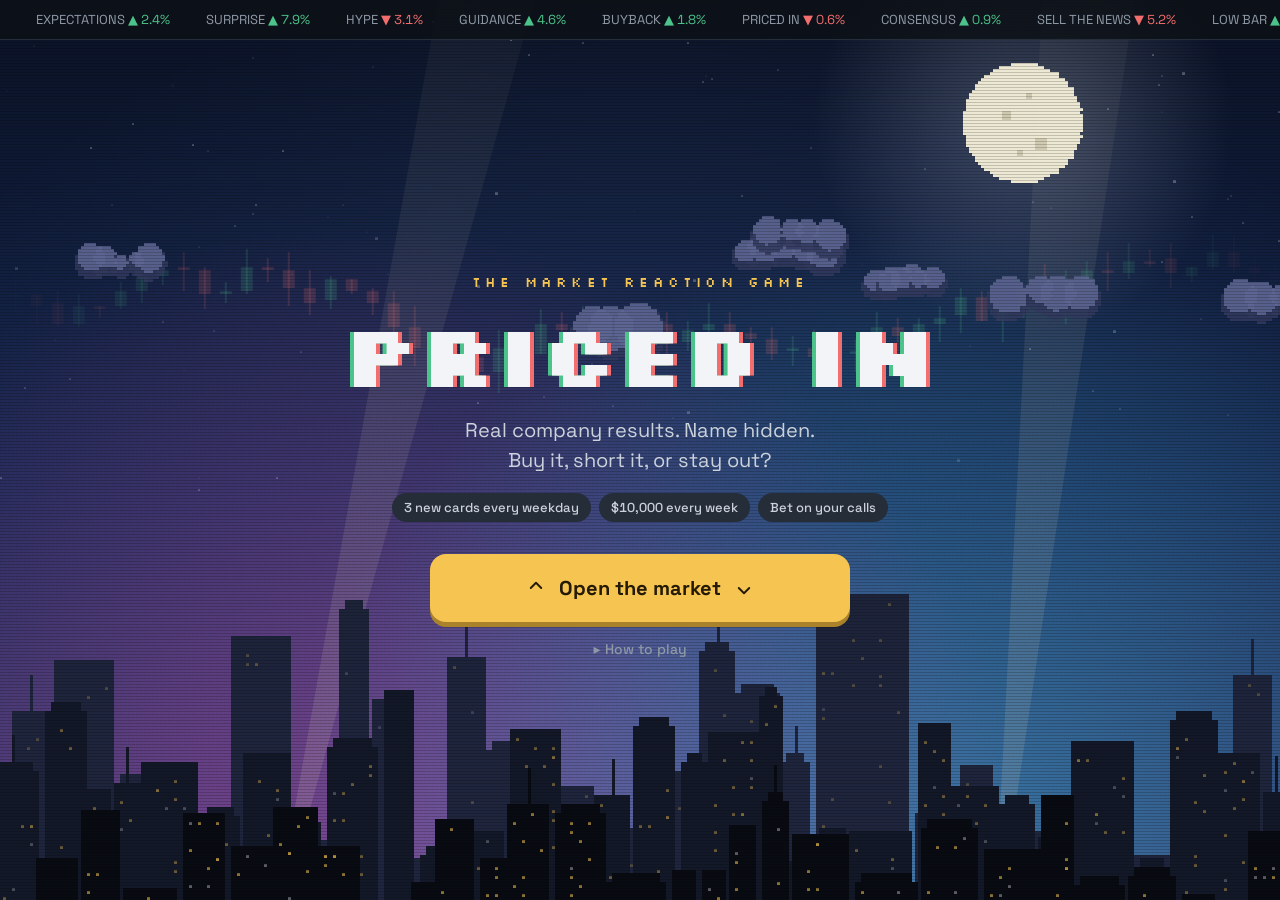
<file: index.html>
<!DOCTYPE html>
<html lang="en">
<head>
    <meta charset="UTF-8">
    <meta name="viewport" content="width=device-width, initial-scale=1.0">
    <title>Priced In</title>
    <meta name="description" content="Real company results, name hidden. Buy it, short it or stay out, then see how the market really reacted. 3 new cards every weekday.">
    <link rel="icon" href="favicon.svg" type="image/svg+xml">
    <link rel="apple-touch-icon" href="apple-touch-icon.png">
    <meta name="theme-color" content="#12161D">

    <!-- Link previews (WhatsApp, iMessage, Discord, X, LinkedIn...). Image URLs must be full addresses. -->
    <meta property="og:type" content="website">
    <meta property="og:site_name" content="Priced In">
    <meta property="og:title" content="Priced In: the market reaction game">
    <meta property="og:description" content="Real company results, name hidden. Buy it, short it or stay out?">
    <meta property="og:url" content="https://pricedin.day/">
    <meta property="og:image" content="https://pricedin.day/og-image.jpg">
    <meta property="og:image:width" content="1200">
    <meta property="og:image:height" content="630">
    <meta property="og:image:alt" content="Priced In, a pixel-art title over a night-time city skyline">
    <meta name="twitter:card" content="summary_large_image">
    <link rel="preconnect" href="https://fonts.googleapis.com">
    <link rel="preconnect" href="https://fonts.gstatic.com" crossorigin>
    <link href="https://fonts.googleapis.com/css2?family=Space+Grotesk:wght@400;500;600;700&family=JetBrains+Mono:wght@500;700;800&family=Silkscreen:wght@400;700&display=swap" rel="stylesheet">
    <link rel="stylesheet" href="style.css">
</head>
<body>
    <!-- The gold price line that keeps drawing itself behind everything -->
    <canvas id="bg-chart" class="bg-chart" aria-hidden="true"></canvas>

    <!-- ============ HOME ============ -->
    <div id="home" class="home">
        <div class="tape" aria-hidden="true">
            <div id="tape-track" class="tape-track"></div>
        </div>

        <div class="home-inner">
            <p class="home-kicker">The market reaction game</p>
            <h1 class="home-title">Priced In</h1>
            <p class="home-sub">Real company results. Name hidden.<br>Buy it, short it, or stay out?</p>

            <div class="home-chips">
                <span id="home-cards"></span>
                <span>$10,000 every week</span>
                <span>Bet on your calls</span>
            </div>

            <button id="btn-start" class="btn-start">
                <svg width="18" height="18" viewBox="0 0 24 24" fill="none" stroke="currentColor" stroke-width="2.5" stroke-linecap="round" stroke-linejoin="round" aria-hidden="true"><path d="M5 12l7-7 7 7"></path></svg>
                Open the market
                <svg width="18" height="18" viewBox="0 0 24 24" fill="none" stroke="currentColor" stroke-width="2.5" stroke-linecap="round" stroke-linejoin="round" aria-hidden="true"><path d="M19 12l-7 7-7-7"></path></svg>
            </button>

            <details class="howto">
                <summary>How to play</summary>
                <ol>
                    <li>Each card is a real company's results day, with the name hidden.</li>
                    <li>Read what investors expected, what the company reported and what else it announced.</li>
                    <li>Before the results come out, <strong>buy</strong> (you make money if the price rises), <strong>short</strong> (you make money if it falls) or stay out. Put 10%, 25% or 50% of your portfolio on it.</li>
                    <li>The next morning the market opens. Take your profit or loss <strong>at the open</strong>, or <strong>hold to the close</strong>. Your profit or loss is the real price move on your position.</li>
                    <li>Three new cards every weekday. Your portfolio carries over from day to day and starts again at $10,000 every Monday.</li>
                    <li>Climb the tower: your balance decides your level. You start in the Lobby with $10,000; reach $11,000 for the Trading floor, then $12,500, $15,000, $20,000 and $25,000 for the Rooftop. Drop below $10,000 and you're out on the street. The higher you go, the fancier it gets.</li>
                    <li>The catch: good news doesn't always mean up. Prices move on <em>surprise</em>, not on whether the news sounds good.</li>
                </ol>
            </details>

            <p id="home-stats" class="home-stats"></p>
        </div>
    </div>

    <!-- ============ GAME ============ -->
    <div id="app" class="app" hidden>

        <!-- HUD: home button, portfolio, progress, return -->
        <header class="hud">
            <button id="btn-home" class="hud-home" aria-label="Back to the menu">
                <svg width="20" height="20" viewBox="0 0 22 22" fill="none" stroke="currentColor" stroke-width="2" stroke-linecap="round" stroke-linejoin="round" aria-hidden="true"><path d="M2 16 L8 10 L12 13 L20 4"></path><path d="M15 4 H20 V9"></path></svg>
            </button>

            <div class="hud-box">
                <span class="hud-label">Portfolio</span>
                <span id="portfolio" class="hud-value gold"></span>
            </div>

            <div class="hud-progress">
                <div id="squares" class="squares" aria-hidden="true"></div>
                <span id="progress" class="hud-label"></span>
                <!-- Elevator display: which floor of the tower you're on -->
                <div id="floor" class="floor" role="status"></div>
            </div>

            <div class="hud-box hud-right">
                <span class="hud-label">Return</span>
                <span id="return" class="hud-value"></span>
            </div>

            <!-- Phones and tablets: the balance you need for the next level (laptops get the scale) -->
            <p id="next-level" class="next-level"></p>
        </header>

        <!-- Laptops: the tower down the left side, each level with the balance it needs,
             and a marker at your balance -->
        <aside id="tower" class="tower" aria-label="The tower: the balance each level needs">
            <p class="tower-title">The tower</p>
            <div id="tower-levels" class="tower-levels"></div>
        </aside>

        <main class="stage">

            <!-- The card: one panel in the middle of the screen -->
            <section id="card" class="panel-main screen">
                <p id="when" class="kicker"></p>
                <h1 id="disguise" class="headline"></h1>
                <p id="mood" class="body-text"></p>

                <table id="rows" class="rows"></table>

                <div class="clue">
                    <span class="label gold">Also announced</span>
                    <p id="other-news"></p>
                </div>

                <div class="chart-range" data-chart="card-chart" role="group" aria-label="Chart range">
                    <button data-days="10">2W</button>
                    <button data-days="21">1M</button>
                    <button data-days="all">3M</button>
                </div>
                <div id="card-chart" class="chart"></div>
                <p id="card-chart-note" class="note"></p>

                <p class="panel-foot">▼ prices move on surprise ▼</p>
            </section>

            <!-- The market opens the morning after the results -->
            <section id="open" class="panel-main screen" hidden aria-live="polite">
                <p id="open-when" class="kicker"></p>
                <h1 id="open-move" class="headline"></h1>
                <div id="open-chart" class="chart"></div>
                <p id="open-text" class="body-text"></p>
            </section>

            <!-- The reveal -->
            <section id="reveal" class="panel-main screen" hidden aria-live="polite">
                <p id="reveal-when" class="kicker fade-up"></p>
                <h1 id="company" class="headline fade-up d1"></h1>

                <div class="move-line">
                    <span id="move" class="move-number"></span>
                    <span class="muted">next day</span>
                </div>
                <div class="chart-range" data-chart="chart" role="group" aria-label="Chart range">
                    <button data-days="10">2W</button>
                    <button data-days="21">1M</button>
                    <button data-days="all">3M</button>
                </div>
                <div id="chart" class="chart"></div>
                <p id="chart-note" class="note"></p>

                <div class="stats fade-up d2">
                    <div class="stat">
                        <span class="label">Position</span>
                        <span id="verdict-dir" class="stat-value"></span>
                    </div>
                    <div class="stat">
                        <span class="label">Exit</span>
                        <span id="verdict-size" class="stat-value"></span>
                    </div>
                    <div class="stat">
                        <span class="label">Your P&amp;L</span>
                        <span id="pnl" class="stat-value"></span>
                    </div>
                </div>
                <p id="pnl-detail" class="note fade-up d2"></p>

                <div class="why fade-up d3">
                    <p id="why" class="body-text"></p>
                    <div class="why-foot">
                        <span id="tag" class="tag"></span>
                        <a id="source" class="source" target="_blank" rel="noopener">Source ↗</a>
                    </div>
                </div>
            </section>

            <!-- End of the round -->
            <section id="results" class="panel-main screen results" hidden>
                <p class="kicker fade-up">Market closed</p>
                <h1 id="final-score" class="headline big fade-up d1"></h1>
                <p id="final-line" class="body-text fade-up d1"></p>
                <div id="grid" class="grid fade-up d2"></div>
                <p id="stats" class="note fade-up d3"></p>
            </section>

            <!-- Today: the daily cards -->
            <section id="today" class="panel-main screen" hidden>
                <p id="today-kicker" class="kicker"></p>
                <h1 id="today-title" class="headline"></h1>
                <div id="today-countdown" class="countdown" hidden>
                    <span id="countdown-label" class="label"></span>
                    <div id="countdown-tiles" class="countdown-tiles"></div>
                </div>
                <p id="today-text" class="body-text"></p>
                <div id="today-grid" class="teasers"></div>
                <div id="today-week" class="week-days week-strip"></div>
                <div class="hub-actions">
                    <button id="btn-today" class="btn btn-gold"></button>
                </div>
                <p id="today-note" class="note"></p>
            </section>

            <!-- Week: calendar, graph and stats for this week -->
            <section id="week" class="panel-main screen" hidden>
                <p id="week-kicker" class="kicker"></p>
                <div class="week-total">
                    <span id="week-pnl" class="headline"></span>
                    <span id="week-balance" class="muted"></span>
                </div>
                <div id="week-days" class="week-days"></div>
                <div id="week-chart" class="chart"></div>
                <p id="week-note" class="note"></p>
                <div id="week-stats" class="stats week-stats"></div>
                <p id="week-compare" class="body-text"></p>
                <div id="past-weeks" class="past-weeks"></div>
            </section>

            <!-- Practice: every card in one round -->
            <section id="practice" class="panel-main screen" hidden>
                <p class="kicker">Practice</p>
                <h1 class="headline">Play every card</h1>
                <p id="practice-text" class="body-text"></p>
                <div class="hub-actions">
                    <button id="btn-practice" class="btn btn-gold">Start practice</button>
                </div>
            </section>

            <!-- Shown if puzzles.json can't be loaded -->
            <section id="error" class="panel-main screen" hidden>
                <h1 class="headline">Couldn't load the puzzles</h1>
                <p class="body-text">If you opened index.html straight from your files, run <code>python3 -m http.server</code> in the project folder and open localhost:8000 instead.</p>
            </section>
        </main>

        <!-- Bottom bar: the question and the buttons for the current step -->
        <footer class="actions">
            <div id="dir-buttons" class="step">
                <p class="hint">The results are out tonight. What's your trade?</p>
                <div class="btn-row">
                    <button id="btn-up" class="btn btn-up">
                        <svg width="18" height="18" viewBox="0 0 24 24" fill="none" stroke="currentColor" stroke-width="2.5" stroke-linecap="round" stroke-linejoin="round" aria-hidden="true"><path d="M12 19V5"></path><path d="M5 12l7-7 7 7"></path></svg>
                        Buy
                    </button>
                    <button id="btn-down" class="btn btn-down">
                        <svg width="18" height="18" viewBox="0 0 24 24" fill="none" stroke="currentColor" stroke-width="2.5" stroke-linecap="round" stroke-linejoin="round" aria-hidden="true"><path d="M12 5v14"></path><path d="M19 12l-7 7-7-7"></path></svg>
                        Short
                    </button>
                    <button id="btn-out" class="btn btn-narrow">Stay out</button>
                </div>
                <p class="hint small">You trade at today's close, the last candle. Buy: you make money if the price rises from there. Short: you make money if it falls.</p>
            </div>

            <div id="stake-buttons" class="step" hidden>
                <p class="hint">You chose to <strong id="picked-2"></strong>. How much of your portfolio?</p>
                <div class="btn-row">
                    <button id="btn-low" class="btn">Low<span id="amt-low"></span></button>
                    <button id="btn-mid" class="btn">Medium<span id="amt-mid"></span></button>
                    <button id="btn-high" class="btn">High<span id="amt-high"></span></button>
                </div>
            </div>

            <div id="exit-buttons" class="step" hidden>
                <p class="hint">Take it now, or hold until the market closes?</p>
                <div class="btn-row">
                    <button id="btn-exit-open" class="btn">Exit at the open<span id="exit-open-pnl"></span></button>
                    <button id="btn-exit-close" class="btn">Hold to the close<span>see where it ends</span></button>
                </div>
            </div>

            <div id="next-step" class="step" hidden>
                <div class="btn-row">
                    <button id="btn-next" class="btn btn-gold">Next card</button>
                </div>
            </div>

            <nav id="tab-bar" class="step" hidden aria-label="Menu">
                <div class="tab-row">
                    <button id="tab-today" class="tab">
                        <svg width="22" height="22" viewBox="0 0 24 24" fill="none" stroke="currentColor" stroke-width="2" stroke-linecap="round" stroke-linejoin="round" aria-hidden="true"><rect x="3" y="5" width="18" height="16" rx="3"></rect><path d="M3 10h18M8 3v4M16 3v4"></path></svg>
                        Today
                    </button>
                    <button id="tab-week" class="tab">
                        <svg width="22" height="22" viewBox="0 0 24 24" fill="none" stroke="currentColor" stroke-width="2" stroke-linecap="round" stroke-linejoin="round" aria-hidden="true"><path d="M3 17l6-6 4 4 8-8"></path><path d="M15 7h6v6"></path></svg>
                        Week
                    </button>
                    <button id="tab-practice" class="tab">
                        <svg width="22" height="22" viewBox="0 0 24 24" fill="none" stroke="currentColor" stroke-width="2" stroke-linecap="round" stroke-linejoin="round" aria-hidden="true"><path d="M4 4v16M4 4h11l-2 4 2 4H4"></path></svg>
                        Practice
                    </button>
                </div>
            </nav>

            <div id="end-step" class="step" hidden>
                <div class="btn-row">
                    <button id="btn-share" class="btn btn-gold">Share result</button>
                    <button id="btn-replay" class="btn btn-narrow">Play again</button>
                </div>
            </div>
        </footer>
    </div>

    <!-- Full-screen colour flash on the reveal -->
    <div id="flash" class="flash" aria-hidden="true"></div>

    <!-- Banner when you reach a new level of the tower -->
    <div id="floor-toast" class="floor-toast" aria-live="polite"></div>

    <script src="game.js"></script>
</body>
</html>
</file>
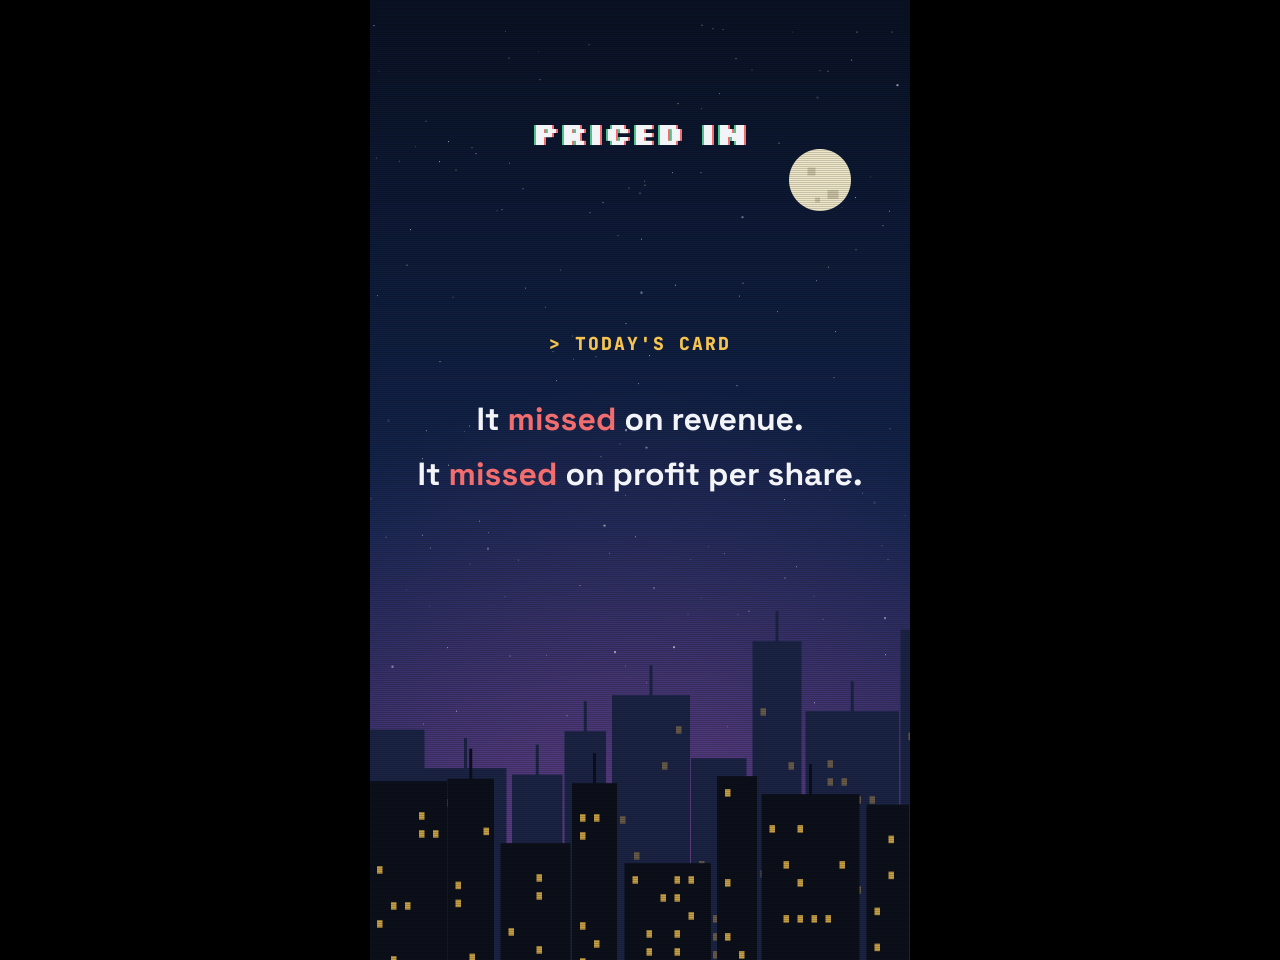
<file: tools/reels/reel.html>
<!DOCTYPE html>
<html lang="en">
<head>
<meta charset="UTF-8">
<title>Priced In reel</title>
<link href="https://fonts.googleapis.com/css2?family=Space+Grotesk:wght@500;700&family=JetBrains+Mono:wght@700;800&family=Silkscreen:wght@400;700&display=swap" rel="stylesheet">
<style>
    html, body { margin: 0; background: #000; }
    canvas { display: block; width: 540px; height: 960px; margin: 0 auto; }
</style>
</head>
<body>
<canvas id="c" width="1080" height="1920"></canvas>
<script>
// Draws a vertical reel (1080x1920). ?mode=teaser|reveal|full&id=10 for one card, or
// ?mode=list&list=beat-fell|jumps&played=15 for a top 5. ?t=4.5 shows one frame,
// and record() plays it in real time and returns the video. make-reel.mjs drives it.
// Not part of the game: the site never links here.

const W = 1080, H = 1920;
const C = {
    panel: "rgba(20, 25, 33, 0.9)", border: "#2C3541", text: "#F2F4F7", soft: "#CBD2DB", muted: "#8F99A6",
    gold: "#F5C451", up: "#4CC38A", down: "#F26D6D", upBg: "#183327", downBg: "#3A1D20"
};
const F = { font: '"Space Grotesk", sans-serif', num: '"JetBrains Mono", monospace', pixel: '"Silkscreen", monospace' };

const params = new URLSearchParams(location.search);
const ctx = document.getElementById("c").getContext("2d");
let P, city, scan;

// ---------- Helpers ----------
const clamp = (x, a = 0, b = 1) => Math.max(a, Math.min(b, x));
const ease = x => 1 - Math.pow(1 - clamp(x), 3);
const prog = (t, start, dur) => ease((t - start) / dur);
// 0 → 1 → 0 across a scene: fades in at the start, out at the end
function vis(t, a, b) {
    if (t < a || t > b) return 0;
    return Math.min(ease((t - a) / 0.35), clamp((b - t) / 0.3));
}

function font(size, family = F.font, weight = 700) { return `${weight} ${size}px ${family}`; }

function text(s, x, y, { size = 48, family = F.font, weight = 700, color = C.text, align = "left", alpha = 1, spacing = 0 } = {}) {
    if (alpha <= 0) return;
    ctx.save();
    ctx.globalAlpha *= alpha;
    ctx.font = font(size, family, weight);
    ctx.fillStyle = color;
    ctx.textAlign = align;
    ctx.letterSpacing = spacing + "px";
    ctx.fillText(s, x, y);
    ctx.restore();
}

// Text in coloured pieces, centred: [["It ", white], ["missed", red], ...]
function pieces(parts, cx, y, size, alpha) {
    ctx.save();
    ctx.globalAlpha *= alpha;
    ctx.font = font(size);
    const total = parts.reduce((w, [s]) => w + ctx.measureText(s).width, 0);
    let x = cx - total / 2;
    for (const [s, color] of parts) {
        ctx.fillStyle = color;
        ctx.fillText(s, x, y);
        x += ctx.measureText(s).width;
    }
    ctx.restore();
}

function wrap(s, maxW, size, family = F.font, weight = 500) {
    ctx.save();
    ctx.font = font(size, family, weight);
    const lines = [];
    let line = "";
    for (const w of s.split(" ")) {
        const next = line ? line + " " + w : w;
        if (ctx.measureText(next).width > maxW && line) { lines.push(line); line = w; }
        else line = next;
    }
    if (line) lines.push(line);
    ctx.restore();
    return lines;
}

function panel(x, y, w, h, alpha = 1) {
    ctx.save();
    ctx.globalAlpha *= alpha;
    ctx.beginPath();
    ctx.roundRect(x, y, w, h, 28);
    ctx.fillStyle = C.panel;
    ctx.fill();
    ctx.lineWidth = 3;
    ctx.strokeStyle = C.border;
    ctx.stroke();
    ctx.restore();
}

// The home title: white with a green/red offset
function pixelTitle(s, cx, y, size, alpha) {
    const off = Math.max(3, size / 16);
    text(s, cx + off, y, { size, family: F.pixel, color: C.down, align: "center", alpha });
    text(s, cx - off, y, { size, family: F.pixel, color: C.up, align: "center", alpha });
    text(s, cx, y, { size, family: F.pixel, color: C.text, align: "center", alpha });
}

function rowName(label) {
    const name = label.replace(/\s*\(.*?\)$/, "");
    return /^EPS/.test(name) ? "profit per share" : name.charAt(0).toLowerCase() + name.slice(1);
}

function fmt(v, label) {
    if (label.includes("($bn)")) return "$" + v + "bn";
    if (label.includes("($m)")) return "$" + v + "m";
    if (label.includes("($)")) return "$" + v;
    if (label.includes("(%)")) return v + "%";
    return String(v);
}

// ---------- Background: night sky, city, scanlines ----------
function rng(seed) { return () => (seed = (seed * 16807) % 2147483647) / 2147483647; }

function buildCity() {
    const c = document.createElement("canvas");
    c.width = W; c.height = H;
    const g = c.getContext("2d");
    const r = rng(11);
    for (let i = 0; i < 150; i++) {
        g.fillStyle = `rgba(255,255,255,${0.15 + r() * 0.5})`;
        const s = r() < 0.12 ? 4 : 2;
        g.fillRect(Math.floor(r() * W), Math.floor(r() * H * 0.75), s, s);
    }
    const rows = [
        { col: "#1c2446", min: 330, max: 700, lit: 0.12, win: "rgba(245,196,81,0.35)" },
        { col: "#0c101b", min: 170, max: 430, lit: 0.2, win: "rgba(245,196,81,0.8)" }
    ];
    for (const row of rows) {
        let x = -30;
        while (x < W) {
            const w = 80 + Math.floor(r() * 120), h = row.min + Math.floor(r() * (row.max - row.min)), top = H - h;
            g.fillStyle = row.col;
            g.fillRect(x, top, w, h);
            if (r() < 0.3) g.fillRect(x + w / 2 - 3, top - 60, 6, 60);
            for (let wy = top + 26; wy < H - 20; wy += 36)
                for (let wx = x + 16; wx < x + w - 18; wx += 28)
                    if (r() < row.lit) { g.fillStyle = row.win; g.fillRect(wx, wy, 11, 15); }
            x += w + Math.floor(r() * 16);
        }
    }
    return c;
}

function buildScan() {
    const c = document.createElement("canvas");
    c.width = W; c.height = H;
    const g = c.getContext("2d");
    g.fillStyle = "rgba(0,0,0,0.16)";
    for (let y = 0; y < H; y += 4) g.fillRect(0, y, W, 2);
    return c;
}

function drawBg(t) {
    const sky = ctx.createLinearGradient(0, 0, 0, H);
    sky.addColorStop(0, "#0a1224");
    sky.addColorStop(0.55, "#142650");
    sky.addColorStop(1, "#3a3070");
    ctx.fillStyle = sky;
    ctx.fillRect(0, 0, W, H);
    const glow = ctx.createRadialGradient(W / 2, H, 60, W / 2, H, 1150);
    glow.addColorStop(0, "rgba(225,110,215,0.32)");
    glow.addColorStop(1, "rgba(225,110,215,0)");
    ctx.fillStyle = glow;
    ctx.fillRect(0, 0, W, H);
    // Moon
    ctx.fillStyle = "#EDE6C8";
    ctx.beginPath();
    ctx.arc(900, 360, 62, 0, Math.PI * 2);
    ctx.fill();
    ctx.fillStyle = "rgba(170,160,130,0.5)";
    ctx.fillRect(875, 335, 16, 16); ctx.fillRect(915, 380, 22, 18); ctx.fillRect(890, 395, 10, 10);
    // City drifts up a little over the reel
    ctx.drawImage(city, 0, 40 - t * 2);
    ctx.drawImage(scan, 0, 0);
}

// ---------- Chart ----------
function niceStep(range) {
    for (const s of [1, 2, 5, 10, 20, 25, 50, 100]) if (range / s <= 6) return s;
    return 200;
}

function drawChart(box, cs, grow, widen, alpha, showLabel = true) {
    if (alpha <= 0) return;
    ctx.save();
    ctx.globalAlpha *= alpha;
    panel(box.x, box.y, box.w, box.h);
    const pre = cs.slice(0, -1), last = cs[cs.length - 1];
    const base = pre[0][3], entry = pre[pre.length - 1][3];
    let lo = Math.min(...pre.map(c => c[2])), hi = Math.max(...pre.map(c => c[1]));
    // The scale only stretches to the last candle when it's revealed, so the empty space can't give it away
    lo += (Math.min(lo, last[2]) - lo) * widen;
    hi += (Math.max(hi, last[1]) - hi) * widen;
    const pad = (hi - lo) * 0.08;
    lo -= pad; hi += pad;
    const px = box.x + 36, pw = box.w - 190, py = box.y + 40, ph = box.h - 80;
    const Y = v => py + (hi - v) / (hi - lo) * ph;
    const step = pw / cs.length, bw = step * 0.62;

    // Gridlines in % since the first day shown
    const pctLo = (lo / base - 1) * 100, pctHi = (hi / base - 1) * 100;
    const s = niceStep(pctHi - pctLo);
    for (let p = Math.ceil(pctLo / s) * s; p <= pctHi; p += s) {
        const y = Y(base * (1 + p / 100));
        ctx.fillStyle = "rgba(143,153,166,0.18)";
        ctx.fillRect(px, y - 1, pw, 2);
        text((p > 0 ? "+" : "") + p + "%", box.x + box.w - 30, y + 10, { size: 28, family: F.num, color: C.muted, align: "right" });
    }

    const candle = (i, [o, h, l, c], glow) => {
        const x = px + i * step + step / 2, col = c >= o ? C.up : C.down;
        ctx.save();
        if (glow) { ctx.shadowColor = col; ctx.shadowBlur = 30; }
        ctx.fillStyle = col;
        ctx.fillRect(x - 2, Y(h), 4, Math.max(2, Y(l) - Y(h)));
        ctx.fillRect(x - bw / 2, Math.min(Y(o), Y(c)), bw, Math.max(4, Math.abs(Y(o) - Y(c))));
        ctx.restore();
    };
    pre.forEach((c, i) => candle(i, c));

    // Gold dashed line where the trade starts
    const ey = Y(entry);
    ctx.save();
    ctx.strokeStyle = C.gold;
    ctx.lineWidth = 3;
    ctx.setLineDash([14, 10]);
    ctx.beginPath();
    ctx.moveTo(px, ey);
    ctx.lineTo(px + pw, ey);
    ctx.stroke();
    ctx.restore();
    if (showLabel) {
        const label = grow > 0 ? "ENTRY" : "YOU TRADE HERE";
        ctx.font = font(26, F.num, 800);
        const lw = ctx.measureText(label).width + 28, ly = ey - (Y(lo) - ey < 90 ? -24 : 64);
        ctx.beginPath();
        ctx.roundRect(px + 10, ly, lw, 42, 8);
        ctx.fillStyle = "#12161D";
        ctx.fill();
        text(label, px + 24, ly + 30, { size: 26, family: F.num, weight: 800, color: C.gold });
    }

    // The reaction day grows out of the entry line
    if (grow > 0) {
        const g = v => entry + (v - entry) * grow;
        candle(cs.length - 1, [g(last[0]), g(last[1]), g(last[2]), g(last[3])], true);
    }
    ctx.restore();
}

// ---------- Formats ----------
// teaser: today's card, no answer. reveal: yesterday's card with the answer and why. full: both in one.
const PLANS = {
    teaser: { hook: [0, 3], card: [3, 10.6], chart: [10.6, 14.4], end: [14.4, 17.4], kicker: "> TODAY'S CARD", ask: "What did the stock do?", endKind: "comment" },
    reveal: { hook: [0, 2.6], card: [2.6, 8.2], chart: [8.2, 9.6], reveal: [9.6, 13.6], why: [13.6, 18.4], end: [18.4, 20.4], kicker: "> YESTERDAY'S CARD", ask: "Did you call it?" },
    full: { hook: [0, 3], card: [3, 10.6], chart: [10.6, 13.8], reveal: [13.8, 17.6], end: [17.6, 19.6], kicker: "> GUESS THE REACTION", ask: "What did the stock do?" }
};

// Lists use only cards that have been played (?played=N means the first N in puzzles.json)
const LISTS = {
    "beat-fell": {
        title: n => [[[n + " times a company", C.text]], [["beat", C.up], [" expectations", C.text]], [["and the stock ", C.text], ["fell", C.down]]],
        pick: cards => cards.filter(p => p.rows.every(r => r.actual > r.expected) && p.answer.movePct < 0)
            .sort((a, b) => b.answer.movePct - a.answer.movePct).slice(-5)
    },
    "jumps": {
        title: n => [[["The " + n + " biggest", C.text]], [["earnings-day ", C.text], ["jumps", C.up]], [["in the game", C.text]]],
        pick: cards => cards.filter(p => p.answer.movePct > 0)
            .sort((a, b) => a.answer.movePct - b.answer.movePct).slice(-5)
    }
};
const ITEM = 3.8;   // seconds per list entry

let MODE, PLAN, LIST, ITEMS, TOTAL;

function setup(all) {
    MODE = params.get("mode") || "teaser";
    if (MODE === "list") {
        const played = all.slice(0, Number(params.get("played") || all.length));
        LIST = LISTS[params.get("list") || "beat-fell"];
        ITEMS = LIST.pick(played);
        TOTAL = 3 + ITEMS.length * ITEM + 2.4;
    } else {
        PLAN = PLANS[MODE];
        P = all.find(p => p.id === Number(params.get("id") || 10));
        TOTAL = PLAN.end[1];
    }
}

function verdict(r) {
    return r.actual > r.expected ? ["beat", C.up] : r.actual < r.expected ? ["missed", C.down] : ["matched", C.soft];
}

// "Beat on revenue and profit per share" / "Beat on revenue, missed on profit per share"
function summary(p) {
    const parts = p.rows.slice(0, 2).map(r => verdict(r)[0] + " on " + rowName(r.label));
    const s = parts.length === 2 && parts[0].split(" on ")[0] === parts[1].split(" on ")[0]
        ? parts[0] + " and " + rowName(p.rows[1].label)
        : parts.join(", ");
    return s.charAt(0).toUpperCase() + s.slice(1);
}

function moveText(m) { return (m >= 0 ? "+" : "−") + Math.abs(m).toFixed(1) + "%"; }

function chip(label, cy, alpha) {
    if (alpha <= 0) return;
    ctx.font = font(34, F.num, 800);
    const w = ctx.measureText(label).width + 60;
    ctx.save();
    ctx.globalAlpha *= alpha;
    ctx.beginPath();
    ctx.roundRect(W / 2 - w / 2, cy - 45, w, 66, 33);
    ctx.fillStyle = "rgba(245,196,81,0.14)";
    ctx.fill();
    ctx.strokeStyle = C.gold;
    ctx.lineWidth = 3;
    ctx.stroke();
    ctx.restore();
    text(label, W / 2, cy, { size: 34, family: F.num, weight: 800, color: C.gold, align: "center", alpha, spacing: 1 });
}

// ---------- Scenes ----------
function sceneHook(t, [a, b], p, kicker, ask) {
    const al = vis(t, a, b);
    if (al <= 0) return;
    text(kicker, W / 2, 700, { size: 36, family: F.num, weight: 800, color: C.gold, align: "center", alpha: al, spacing: 4 });
    const rows = p.rows.slice(0, 2);
    rows.forEach((r, i) => {
        const [word, col] = verdict(r), k = al * prog(t, a + 0.35 + i * 0.45, 0.4);
        pieces([["It ", C.text], [word, col], [" on " + rowName(r.label) + ".", C.text]], W / 2, 860 + i * 110 - (1 - k) * 30, 64, k);
    });
    const q = al * prog(t, a + 1.45, 0.4);
    text(ask, W / 2, 860 + rows.length * 110 + 70 - (1 - q) * 30, { size: 74, color: C.gold, align: "center", alpha: q });
}

function sceneCard(t, [a, b], p) {
    const al = vis(t, a, b);
    if (al <= 0) return;
    text("> RESULTS · " + p.when.toUpperCase(), 90, 450, { size: 32, family: F.num, weight: 800, color: C.gold, alpha: al, spacing: 2 });
    const head = wrap(p.disguise.toUpperCase(), 900, 54, F.num, 800);
    head.forEach((l, i) => text(l, 90, 530 + i * 68, { size: 54, family: F.num, weight: 800, alpha: al }));
    // Blinking cursor after the headline
    if (Math.floor(t * 2) % 2 === 0) {
        ctx.font = font(54, F.num, 800);
        const lastW = ctx.measureText(head[head.length - 1]).width;
        text("_", 90 + lastW + 10, 530 + (head.length - 1) * 68, { size: 54, family: F.num, weight: 800, color: C.gold, alpha: al });
    }

    let y = 530 + head.length * 68 + 30;
    const ta = al * prog(t, a + 0.4, 0.4), tableH = 90 + p.rows.length * 96;
    panel(70, y, 940, tableH, ta);
    text("EXPECTED", 640, y + 62, { size: 26, family: F.num, weight: 800, color: C.muted, align: "right", alpha: ta, spacing: 2 });
    text("ACTUAL", 950, y + 62, { size: 26, family: F.num, weight: 800, color: C.muted, align: "right", alpha: ta, spacing: 2 });
    p.rows.forEach((r, i) => {
        const ra = al * prog(t, a + 0.6 + i * 0.35, 0.35), ry = y + 150 + i * 96;
        text(r.label.replace(/\s*\(.*?\)$/, ""), 110, ry, { size: 40, weight: 500, color: C.soft, alpha: ra });
        text(fmt(r.expected, r.label), 640, ry, { size: 40, family: F.num, weight: 700, color: C.soft, align: "right", alpha: ra });
        text(fmt(r.actual, r.label), 950, ry, { size: 40, family: F.num, weight: 800, color: verdict(r)[1], align: "right", alpha: ra });
    });

    y += tableH + 30;
    const na = al * prog(t, a + 1.9, 0.5), lines = wrap(p.otherNews, 860, 40);
    panel(70, y, 940, 110 + lines.length * 54, na);
    text("ALSO ANNOUNCED", 110, y + 62, { size: 26, family: F.num, weight: 800, color: C.gold, alpha: na, spacing: 2 });
    lines.forEach((l, i) => text(l, 110, y + 124 + i * 54, { size: 40, weight: 500, color: C.text, alpha: na }));
}

function sceneQuestion(t, [a, b]) {
    const al = vis(t, a, b);
    if (al <= 0) return;
    text("BUY, SHORT", W / 2, 500, { size: 68, family: F.num, weight: 800, align: "center", alpha: al });
    text("OR STAY OUT?", W / 2, 590, { size: 68, family: F.num, weight: 800, color: C.gold, align: "center", alpha: al });
    if (b - a < 3) return;   // no room for a countdown
    const k = (t - a - 0.5) / 0.85, left = 3 - Math.floor(k);
    if (left >= 1 && left <= 3)
        text(String(left), W / 2, 1480, { size: 150 + (1 - ease((k % 1) * 3)) * 40, family: F.pixel, color: C.gold, align: "center", alpha: al * (1 - (k % 1) * 0.5) });
    text("PAUSE TO DECIDE", W / 2, 1560, { size: 30, family: F.num, weight: 800, color: C.muted, align: "center", alpha: al, spacing: 4 });
}

function sceneReveal(t, [a, b], p) {
    const al = vis(t, a, b);
    if (al <= 0) return;
    const move = p.answer.movePct;
    text(moveText(move * prog(t, a + 0.4, 1.0)), W / 2, 600, { size: 170, color: move >= 0 ? C.up : C.down, align: "center", alpha: al * prog(t, a + 0.3, 0.3) });
    const na = al * prog(t, a + 1.4, 0.4);
    text(p.company, W / 2, 1420, { size: 88, align: "center", alpha: na });
    text(p.when, W / 2, 1480, { size: 38, weight: 500, color: C.muted, align: "center", alpha: na });
    chip(p.tag.toUpperCase(), 1560, al * prog(t, a + 1.9, 0.4));
}

function sceneWhy(t, [a, b], p) {
    const al = vis(t, a, b);
    if (al <= 0) return;
    const move = p.answer.movePct;
    text("> " + p.company.toUpperCase() + " · " + p.when.toUpperCase(), 90, 450, { size: 32, family: F.num, weight: 800, color: C.gold, alpha: al, spacing: 2 });
    text(moveText(move), 90, 590, { size: 130, color: move >= 0 ? C.up : C.down, alpha: al });
    const lines = wrap(p.why, 860, 44), pa = al * prog(t, a + 0.4, 0.4);
    panel(70, 660, 940, 120 + lines.length * 60, pa);
    text("WHY IT MOVED", 110, 722, { size: 26, family: F.num, weight: 800, color: C.gold, alpha: pa, spacing: 2 });
    lines.forEach((l, i) => text(l, 110, 790 + i * 60, { size: 44, weight: 500, alpha: pa }));
    chip(p.tag.toUpperCase(), 660 + 120 + lines.length * 60 + 90, al * prog(t, a + 1.2, 0.4));
}

function sceneEnd(t, a, kind) {
    const al = vis(t, a, TOTAL + 1);
    if (al <= 0) return;
    if (kind === "comment") {
        pixelTitle("PRICED IN", W / 2, 780, 110, al);
        text("Comment BUY or SHORT", W / 2, 940, { size: 70, color: C.gold, align: "center", alpha: al * prog(t, a + 0.2, 0.4) });
        text("Find out in today's game", W / 2, 1030, { size: 48, weight: 500, color: C.soft, align: "center", alpha: al * prog(t, a + 0.5, 0.4) });
        text("Free · link in bio", W / 2, 1160, { size: 52, color: C.text, align: "center", alpha: al * prog(t, a + 0.8, 0.4) });
        return;
    }
    pixelTitle("PRICED IN", W / 2, 880, 138, al);
    text("Real company results. Name hidden.", W / 2, 990, { size: 46, weight: 500, color: C.soft, align: "center", alpha: al });
    text("3 new cards every weekday", W / 2, 1060, { size: 46, weight: 500, color: C.soft, align: "center", alpha: al });
    text("Play free · link in bio", W / 2, 1200, { size: 56, color: C.gold, align: "center", alpha: al * prog(t, a + 0.5, 0.4) });
}

// ---------- The frame at time t ----------
function draw(t) {
    drawBg(t);
    if (MODE === "list") return drawList(t);
    const S = PLAN, endAt = S.end[0];
    pixelTitle("PRICED IN", W / 2, 290, 64, 1 - vis(t, endAt, TOTAL + 1));
    sceneHook(t, S.hook, P, S.kicker, S.ask);
    sceneCard(t, S.card, P);
    const chartEnd = S.reveal ? S.reveal[1] : S.chart[1];
    drawChart({ x: 70, y: 680, w: 940, h: 640 }, P.candles.slice(-31),
        S.reveal ? prog(t, S.reveal[0] + 0.3, 0.8) : 0, S.reveal ? prog(t, S.reveal[0], 0.6) : 0, vis(t, S.chart[0], chartEnd), true);
    sceneQuestion(t, S.chart);
    if (S.reveal) sceneReveal(t, S.reveal, P);
    if (S.why) sceneWhy(t, S.why, P);
    sceneEnd(t, endAt, S.endKind);
}

function drawList(t) {
    const endAt = 3 + ITEMS.length * ITEM;
    pixelTitle("PRICED IN", W / 2, 290, 64, 1 - vis(t, endAt, TOTAL + 1));

    // Title
    const ta = vis(t, 0, 3);
    if (ta > 0) {
        text("> TOP " + ITEMS.length, W / 2, 720, { size: 36, family: F.num, weight: 800, color: C.gold, align: "center", alpha: ta, spacing: 4 });
        LIST.title(ITEMS.length).forEach((line, i) => {
            const k = ta * prog(t, 0.3 + i * 0.35, 0.4);
            pieces(line, W / 2, 870 + i * 100 - (1 - k) * 30, 76, k);
        });
    }

    // Counts down from #N to #1
    ITEMS.forEach((p, i) => {
        const a = 3 + i * ITEM, al = vis(t, a, a + ITEM);
        if (al <= 0) return;
        text("#" + (ITEMS.length - i), W / 2, 480, { size: 100, family: F.num, weight: 800, color: C.gold, align: "center", alpha: al });
        const head = wrap(p.disguise.toUpperCase(), 920, 40, F.num, 800);
        head.forEach((l, j) => text(l, W / 2, 560 + j * 52, { size: 40, family: F.num, weight: 800, align: "center", alpha: al }));
        text(summary(p), W / 2, 560 + head.length * 52 + 20, { size: 38, weight: 500, color: C.soft, align: "center", alpha: al });
        drawChart({ x: 70, y: 720, w: 940, h: 500 }, p.candles.slice(-31), prog(t, a + 1.0, 0.7), prog(t, a + 0.8, 0.5), al, false);
        const move = p.answer.movePct, ma = al * prog(t, a + 1.1, 0.3);
        text(moveText(move * prog(t, a + 1.1, 0.8)), W / 2, 1360, { size: 120, color: move >= 0 ? C.up : C.down, align: "center", alpha: ma });
        const na = al * prog(t, a + 1.9, 0.4);
        text(p.company + " · " + p.when, W / 2, 1440, { size: 46, weight: 700, align: "center", alpha: na });
    });

    sceneEnd(t, endAt, "play");
}

// ---------- Recording ----------
window.record = async () => {
    const canvas = document.getElementById("c");
    const types = ["video/mp4;codecs=avc1.640028", "video/mp4;codecs=avc1", "video/mp4", "video/webm;codecs=vp9"];
    const type = types.find(x => MediaRecorder.isTypeSupported(x));
    const rec = new MediaRecorder(canvas.captureStream(30), { mimeType: type, videoBitsPerSecond: 10e6 });
    const chunks = [];
    rec.ondataavailable = e => { if (e.data.size) chunks.push(e.data); };
    const stopped = new Promise(r => { rec.onstop = r; });
    rec.start();
    const t0 = performance.now();
    await new Promise(done => {
        const frame = () => {
            const t = (performance.now() - t0) / 1000;
            draw(Math.min(t, TOTAL));
            if (t < TOTAL + 0.2) requestAnimationFrame(frame); else done();
        };
        requestAnimationFrame(frame);
    });
    rec.stop();
    await stopped;
    const buf = new Uint8Array(await new Blob(chunks).arrayBuffer());
    let s = "";
    for (let i = 0; i < buf.length; i += 0x8000) s += String.fromCharCode.apply(null, buf.subarray(i, i + 0x8000));
    return { type, data: btoa(s) };
};

(async () => {
    const all = await (await fetch("../../puzzles.json")).json();
    setup(all);
    await Promise.all([font(40), font(40, F.font, 500), font(40, F.num, 800), font(40, F.num, 700), font(40, F.pixel, 400), font(40, F.pixel, 700)]
        .map(f => document.fonts.load(f)));
    city = buildCity();
    scan = buildScan();
    window.ready = true;
    if (params.has("t")) draw(Number(params.get("t")));
    else if (!params.has("rec")) {
        // Open the page normally to watch it loop
        const t0 = performance.now();
        const loop = () => { draw(((performance.now() - t0) / 1000) % TOTAL); requestAnimationFrame(loop); };
        loop();
    }
})();
</script>
</body>
</html>
</file>
<file: style.css>
/* ---------- Colours and fonts ---------- */
:root {
    --bg: #12161D;
    --surface: #1B212A;
    --panel: #1B212A;
    --raised: #252D38;
    --edge: #0B0E13;
    --border: #2C3541;
    --border-soft: #262E39;
    --text: #F2F4F7;
    --text-soft: #CBD2DB;
    --muted: #8F99A6;
    --gold: #F5C451;
    --gold-edge: #A9822B;
    --up: #4CC38A;
    --up-bg: #183327;
    --up-chip: #183327;
    --up-edge: #2A7A55;
    --down: #F26D6D;
    --down-bg: #3A1D20;
    --down-chip: #3A1D20;
    --down-edge: #9A3B3B;
    --font: "Space Grotesk", system-ui, sans-serif;
    --num: "JetBrains Mono", ui-monospace, monospace;   /* numbers: money, prices, %, countdown */
    --pixel: "Silkscreen", "Space Grotesk", monospace;  /* the home title only */
    --serif: var(--font);
    --sans: var(--font);
    --mono: var(--font);
}

* { box-sizing: border-box; }

html, body {
    margin: 0;
    color: var(--text);
    font-family: var(--font);
    font-variant-numeric: tabular-nums;
    -webkit-font-smoothing: antialiased;
}

/* The night sky behind the city (the skyline and sky chart are drawn by game.js) */
body {
    min-height: 100vh;
    background-color: var(--bg);
    background-image:
        radial-gradient(ellipse 120% 45% at 50% 100%, rgba(245, 196, 81, 0.16), transparent 70%),
        linear-gradient(to bottom, #0b0f1c 0%, #111830 55%, #1d1c33 82%, #2b2236 100%);
    background-attachment: fixed;
}

/* Faint CRT scanlines over the scene (under the panels, so text stays sharp) */
body::before {
    content: "";
    position: fixed;
    inset: 0;
    z-index: 1;   /* above the city canvas, below the game (also z-index 1, but later in the page) */
    pointer-events: none;
    background: repeating-linear-gradient(to bottom, rgba(0, 0, 0, 0.18) 0 1px, transparent 1px 3px);
}

[hidden] { display: none !important; }

/* The background price line (drawn by game.js) */
.bg-chart {
    position: fixed;
    inset: 0;
    width: 100%;
    height: 100%;
    pointer-events: none;
    z-index: 0;
    transition: opacity 0.6s ease;
}

body.in-game .bg-chart { opacity: 0.7; }

/* ---------- Home ---------- */
.home {
    position: relative;
    z-index: 1;
    min-height: 100vh;
    min-height: 100dvh;
    display: flex;
    flex-direction: column;
    align-items: center;
    justify-content: center;
}

.tape {
    position: absolute;
    top: 0;
    left: 0;
    right: 0;
    height: 40px;
    overflow: hidden;
    border-bottom: 1px solid var(--border-soft);
    background: rgba(13, 17, 23, 0.85);
    display: flex;
    align-items: center;
}

.tape-track {
    display: flex;
    gap: 36px;
    white-space: nowrap;
    padding-left: 36px;
    font-family: var(--mono);
    font-size: 13px;
    color: var(--muted);
    animation: tape 45s linear infinite;
}

.t-up { color: var(--up); }
.t-down { color: var(--down); }

@keyframes tape { from { transform: translateX(0); } to { transform: translateX(-50%); } }

.home-inner {
    width: 100%;
    max-width: 640px;
    padding: 96px 24px 48px;
    display: flex;
    flex-direction: column;
    align-items: center;
    text-align: center;
    gap: 18px;
}

.home-kicker {
    margin: 0;
    font-family: var(--pixel);
    font-size: 14px;
    letter-spacing: 0.3em;
    text-transform: uppercase;
    color: var(--gold);
    animation: fade-up 0.6s ease-out both;
}

/* Pixel title with a green/red offset, like a glitchy trading screen */
.home-title {
    margin: 0;
    font-family: var(--pixel);
    font-size: clamp(36px, 12.5vw, 88px);   /* sized so "PRICED IN" stays on one line */
    font-weight: 700;
    line-height: 1;
    white-space: nowrap;
    text-shadow: -4px 0 var(--up), 4px 0 var(--down);
    animation: fade-up 0.7s ease-out 0.1s both;
}

.home-sub {
    margin: 0;
    font-size: clamp(16px, 2.4vw, 20px);
    line-height: 1.5;
    color: var(--text-soft);
    animation: fade-up 0.7s ease-out 0.25s both;
}

.home-chips {
    display: flex;
    flex-wrap: wrap;
    justify-content: center;
    gap: 8px;
    animation: fade-up 0.7s ease-out 0.4s both;
}

.home-chips span {
    font-family: var(--mono);
    font-size: 13px;
    font-weight: 500;
    color: var(--text-soft);
    padding: 6px 12px;
    border-radius: 999px;
    background: var(--raised);
}

.home-chips span:empty { display: none; }

.btn-start {
    margin-top: 14px;
    width: 100%;
    max-width: 420px;
    min-height: 68px;
    display: flex;
    align-items: center;
    justify-content: center;
    gap: 14px;
    border: none;
    border-radius: 16px;
    background: var(--gold);
    color: #241A05;
    box-shadow: 0 5px 0 var(--gold-edge);
    font-family: var(--font);
    font-size: 20px;
    font-weight: 700;
    cursor: pointer;
    animation: fade-up 0.7s ease-out 0.55s both;
    transition: background-color 0.15s ease, transform 0.08s ease, box-shadow 0.08s ease;
}

.btn-start:hover { background: #F8D06E; }
.btn-start:active { transform: translateY(4px); box-shadow: 0 1px 0 var(--gold-edge); }

.howto {
    width: 100%;
    max-width: 520px;
    text-align: left;
    font-size: 14px;
    color: var(--text-soft);
    animation: fade-up 0.7s ease-out 0.7s both;
}

.howto summary {
    cursor: pointer;
    text-align: center;
    font-family: var(--mono);
    font-size: 14px;
    font-weight: 500;
    color: var(--muted);
    list-style: none;
}

.howto summary::-webkit-details-marker { display: none; }
.howto summary::before { content: "▸ "; }
.howto[open] summary::before { content: "▾ "; }

.howto ol {
    margin: 14px 0 0;
    padding: 16px 20px 16px 36px;
    background: var(--panel);
    border: 1px solid var(--border);
    border-radius: 14px;
    line-height: 1.55;
}

.howto li + li { margin-top: 8px; }

.home-stats {
    margin: 0;
    font-family: var(--mono);
    font-size: 12px;
    color: var(--muted);
}

/* ---------- Game layout ---------- */
.app {
    position: relative;
    z-index: 1;
    min-height: 100vh;
    min-height: 100dvh;
    display: flex;
    flex-direction: column;
}

/* HUD across the top, like Krillion's depth / progress / score */
.hud {
    position: relative;
    display: grid;
    grid-template-columns: 1fr auto 1fr;
    align-items: center;
    gap: 12px;
    width: 100%;
    max-width: 760px;
    margin: 0 auto;
    padding: 14px 16px 0 64px;
}

.hud-home {
    position: absolute;
    left: 14px;
    top: 50%;
    transform: translateY(-30%);
    width: 40px;
    height: 40px;
    display: flex;
    align-items: center;
    justify-content: center;
    border-radius: 12px;
    border: none;
    background: var(--raised);
    box-shadow: 0 3px 0 var(--edge);
    color: var(--gold);
    cursor: pointer;
}

.hud-home:hover { background: #2D3644; }

.hud-box {
    justify-self: start;
    min-width: 120px;
    display: flex;
    flex-direction: column;
    gap: 2px;
    padding: 8px 14px;
    border-radius: 14px;
    background: var(--panel);
    box-shadow: 0 3px 0 var(--edge);
}

.hud-right { justify-self: end; text-align: right; }

.hud-label {
    font-family: var(--mono);
    font-size: 12px;
    font-weight: 500;
    color: var(--muted);
}

.hud-value {
    font-family: var(--mono);
    font-size: 20px;
    font-weight: 700;
}

.hud-progress {
    display: flex;
    flex-direction: column;
    align-items: center;
    gap: 6px;
}

.squares { display: flex; flex-wrap: wrap; justify-content: center; gap: 4px; max-width: 340px; }   /* wraps when a practice round has many cards */

.squares i {
    width: 16px;
    height: 16px;
    border-radius: 4px;
    background: var(--raised);
    border: 1px solid var(--raised);
}

.squares i.now { background: var(--gold); border-color: var(--gold); }
.squares i.hit { background: var(--up); border-color: var(--up); }
.squares i.miss { background: var(--down); border-color: var(--down); }

/* ---------- The tower: elevator display in the top bar ---------- */
/* Each level (data-level 0–6) looks a little more luxurious than the one below */
.floor {
    display: inline-flex;
    align-items: center;
    gap: 6px;
    padding: 3px 9px;
    border-radius: 8px;
    background: var(--raised);
    box-shadow: 0 2px 0 var(--edge);
    font-family: var(--pixel);
    font-size: 11px;
    letter-spacing: 0.04em;
    color: var(--muted);
    white-space: nowrap;
    transition: background 0.6s ease, color 0.6s ease, box-shadow 0.6s ease;
}
.floor-num { min-width: 2ch; text-align: center; font-weight: 700; color: var(--text); }
.floor-name { text-transform: uppercase; }

.floor[data-level="1"] { color: var(--text-soft); }                          /* Lobby */
.floor[data-level="2"] { color: var(--up); }                                 /* Trading floor */
.floor[data-level="3"] {                                                     /* Corner office */
    color: var(--gold);
    box-shadow: inset 0 0 0 1px var(--gold-edge), 0 2px 0 var(--edge);
}
.floor[data-level="4"] {                                                     /* Boardroom */
    color: var(--gold);
    background: linear-gradient(to bottom, #2c2410, #1a1508);
    box-shadow: inset 0 0 0 1px var(--gold), 0 2px 0 var(--edge), 0 0 12px rgba(245, 196, 81, 0.25);
}
.floor[data-level="4"] .floor-num { color: var(--gold); }
.floor[data-level="5"],                                                      /* Penthouse */
.floor[data-level="6"] {                                                     /* Rooftop */
    color: #2a1d04;
    background: linear-gradient(to bottom, #f8d77a, #c99a35);
    box-shadow: 0 2px 0 var(--gold-edge), 0 0 16px rgba(245, 196, 81, 0.4);
}
.floor[data-level="5"] .floor-num,
.floor[data-level="6"] .floor-num { color: #2a1d04; }
.floor[data-level="6"] {
    background: linear-gradient(110deg, #c99a35 20%, #fff1c2 40%, #f5c451 60%, #c99a35 80%);
    background-size: 250% 100%;
    animation: shimmer 3s linear infinite;
}
@keyframes shimmer { from { background-position: 100% 0; } to { background-position: -150% 0; } }

/* The elevator moving: a bounce up with a green glow, or a drop with a red one */
.floor.floor-up { animation: floor-up 0.8s cubic-bezier(0.3, 1.6, 0.5, 1); }
.floor.floor-down { animation: floor-down 0.6s ease-out; }
@keyframes floor-up {
    0% { transform: translateY(8px) scale(0.9); }
    50% { transform: translateY(-4px) scale(1.15); box-shadow: 0 0 0 3px var(--up), 0 0 18px var(--up); }
    100% { transform: none; }
}
@keyframes floor-down {
    0% { transform: translateY(-8px); }
    40% { transform: translateY(3px); box-shadow: 0 0 0 3px var(--down), 0 0 14px var(--down); }
    100% { transform: none; }
}

/* Phones and tablets: "Next: Corner office at $12,500 · $1,297 to go" under the top bar */
.next-level {
    grid-column: 1 / -1;
    margin: 0;
    text-align: center;
    font-size: 12px;
    color: var(--muted);
}

/* Laptops: the tower down the left side. Rows run from the Rooftop (top) to the Street,
   each with a coloured bar on the right; the gold marker sits at your balance. */
.tower {
    display: none;
    position: fixed;
    left: 20px;
    top: 50%;
    transform: translateY(-50%);
    z-index: 1;
    width: 150px;
    padding: 14px 12px;
    border-radius: 14px;
    border: 1px solid var(--border-soft);
    background: rgba(13, 17, 23, 0.72);
}

.tower-title {
    margin: 0 0 10px;
    font-family: var(--pixel);
    font-size: 11px;
    letter-spacing: 0.12em;
    text-transform: uppercase;
    color: var(--gold);
}

.tower-levels { position: relative; }

.tower-row {
    position: relative;
    height: 46px;
    padding: 6px 18px 0 8px;
    border-radius: 8px;
    display: flex;
    flex-direction: column;
    gap: 2px;
}
.tower-row::after {                 /* this level's slice of the coloured bar */
    content: "";
    position: absolute;
    right: 0;
    top: 0;
    bottom: 0;
    width: 8px;
    background: var(--bar);
    opacity: 0.25;
}
.tower-row:nth-child(1) { --bar: #ffcf6b; }   /* Rooftop */
.tower-row:nth-child(2) { --bar: #f0a060; }   /* Penthouse */
.tower-row:nth-child(3) { --bar: #d0707a; }   /* Boardroom */
.tower-row:nth-child(4) { --bar: #a066b0; }   /* Corner office */
.tower-row:nth-child(5) { --bar: #4cc38a; }   /* Trading floor */
.tower-row:nth-child(6) { --bar: #5b8def; }   /* Lobby */
.tower-row:nth-child(7) { --bar: #4a5263; }   /* Street */

.tower-name { font-size: 13px; font-weight: 600; color: var(--muted); }
.tower-min { font-size: 11px; color: var(--muted); opacity: 0.8; }

.tower-row.passed::after, .tower-row.now::after { opacity: 1; }
.tower-row.passed .tower-name { color: var(--text-soft); }
.tower-row.now { background: rgba(245, 196, 81, 0.1); }
.tower-row.now .tower-name { color: var(--gold); }
.tower-row.now .tower-min { color: var(--text-soft); }

/* Your balance: a gold tick across the bar and a tag pointing at it */
.tower-marker {
    position: absolute;
    left: 100%;
    margin-left: 10px;
    transform: translateY(50%);
    padding: 3px 8px;
    border-radius: 6px;
    background: var(--gold);
    color: #241A05;
    font-size: 12px;
    font-weight: 700;
    white-space: nowrap;
    transition: bottom 1.2s cubic-bezier(0.3, 1.2, 0.4, 1);
}
.tower-marker::before {             /* arrow pointing back at the bar */
    content: "";
    position: absolute;
    right: 100%;
    top: 50%;
    transform: translateY(-50%);
    border: 5px solid transparent;
    border-right-color: var(--gold);
}
.tower-marker::after {              /* tick across the bar */
    content: "";
    position: absolute;
    right: calc(100% + 5px);
    top: 50%;
    width: 14px;
    height: 2px;
    margin-top: -1px;
    background: var(--gold);
}

@media (min-width: 1180px) {
    .tower { display: block; }
    .next-level { display: none; }
}

/* Practice: the tower is for weekly gains, so it's hidden during a practice round */
body.in-practice .floor,
body.in-practice .next-level,
body.in-practice .tower,
body.in-practice .floor-toast { display: none !important; }

/* Banner when you reach a new level */
.floor-toast {
    position: fixed;
    left: 50%;
    top: 96px;
    z-index: 6;
    transform: translateX(-50%);
    padding: 10px 18px;
    border-radius: 12px;
    border: 1px solid var(--gold-edge);
    background: rgba(13, 17, 23, 0.94);
    box-shadow: 0 6px 24px rgba(0, 0, 0, 0.5), 0 0 24px rgba(245, 196, 81, 0.2);
    font-family: var(--pixel);
    font-size: 18px;
    color: var(--gold);
    white-space: nowrap;
    opacity: 0;
    pointer-events: none;
}
.floor-toast.is-down { color: var(--down); border-color: var(--down-edge); box-shadow: 0 6px 24px rgba(0, 0, 0, 0.5); }
.floor-toast.show { animation: toast 2.6s ease-out forwards; }
@keyframes toast {
    0% { opacity: 0; transform: translate(-50%, 12px) scale(0.9); }
    12% { opacity: 1; transform: translate(-50%, 0) scale(1.06); }
    20% { transform: translate(-50%, 0) scale(1); }
    80% { opacity: 1; transform: translate(-50%, 0); }
    100% { opacity: 0; transform: translate(-50%, -8px); }
}

.stage {
    flex-grow: 1;
    width: 100%;
    max-width: 680px;
    margin: 0 auto;
    padding: 28px 16px 24px;
}

/* The one central panel */
.panel-main {
    display: flex;
    flex-direction: column;
    gap: 16px;
    padding: 28px 28px 22px;
    border-radius: 20px;
    background: var(--panel);
    box-shadow: 0 6px 0 var(--edge);
}

/* ---------- Text ---------- */
.kicker, .label {
    margin: 0;
    font-family: var(--mono);
    font-size: 14px;
    font-weight: 600;
    color: var(--gold);
}

.label { font-size: 12px; font-weight: 500; color: var(--muted); }
.gold { color: var(--gold); }

.headline {
    margin: -6px 0 0;
    font-family: var(--serif);
    font-size: clamp(28px, 6vw, 38px);
    font-weight: 700;
    line-height: 1.08;
}

.headline.big { font-size: clamp(54px, 12vw, 80px); }

.body-text {
    margin: 0;
    font-size: 16px;
    line-height: 1.6;
    color: var(--text-soft);
}

.muted { color: var(--muted); font-size: 13px; }
.note { margin: -6px 0 0; font-size: 13px; color: var(--muted); }

.panel-foot {
    margin: 4px 0 0;
    text-align: center;
    font-family: var(--mono);
    font-size: 13px;
    color: var(--muted);
}

code {
    font-family: var(--mono);
    font-size: 13px;
    background: var(--surface);
    padding: 2px 6px;
    border-radius: 6px;
}

/* ---------- Results table ---------- */
.rows { width: 100%; border-collapse: collapse; }

.rows th {
    text-align: left;
    font-family: var(--mono);
    font-size: 12px;
    font-weight: 500;
    color: var(--muted);
    padding: 0 6px 8px 0;
}

.rows td {
    padding: 10px 6px 10px 0;
    border-top: 1px solid var(--border-soft);
    font-size: 15px;
    vertical-align: middle;
}

.rows .num { font-family: var(--mono); color: var(--muted); }
.rows .num.actual { color: var(--text); font-weight: 600; }

.chip {
    display: inline-block;
    font-family: var(--mono);
    font-size: 12px;
    font-weight: 600;
    padding: 4px 10px;
    border-radius: 999px;
    white-space: nowrap;
}

.chip .pct { font-weight: 400; opacity: 0.85; margin-left: 4px; }
.chip-beat { color: var(--up); background: var(--up-chip); }
.chip-miss { color: var(--down); background: var(--down-chip); }
.chip-inline { color: var(--text-soft); background: var(--raised); }

.clue {
    display: flex;
    flex-direction: column;
    gap: 6px;
    padding: 14px 16px;
    border-radius: 14px;
    background: var(--raised);
    border-left: 4px solid var(--gold);
}

.clue .label { color: var(--gold); }

.clue p {
    margin: 0;
    font-size: 15px;
    line-height: 1.55;
    color: var(--text-soft);
}

/* ---------- Reveal ---------- */
.move-line { display: flex; align-items: baseline; gap: 10px; margin-top: 4px; }

.move-number {
    font-family: var(--mono);
    font-size: clamp(52px, 11vw, 72px);
    font-weight: 800;
    letter-spacing: -0.03em;
    line-height: 1;
}

.is-up { color: var(--up); }
.is-down { color: var(--down); }

.chart { position: relative; margin-top: -6px; }
.chart svg { width: 100%; height: auto; display: block; overflow: visible; touch-action: pan-y; cursor: crosshair; }

/* 2W / 1M / 3M zoom buttons above a chart */
.chart-range { display: flex; justify-content: flex-end; gap: 4px; margin-bottom: -8px; }

.chart-range button {
    padding: 4px 10px;
    border: none;
    border-radius: 8px;
    background: none;
    color: var(--muted);
    font-family: var(--font);
    font-size: 12px;
    font-weight: 600;
    cursor: pointer;
}

.chart-range button:hover { color: var(--text); }
.chart-range button.active { background: var(--raised); color: var(--gold); }
.chart-range button:focus-visible { outline: 2px solid var(--gold); outline-offset: 2px; }

/* The label that follows your finger or mouse along the chart */
.chart-tip {
    position: absolute;
    top: -8px;
    transform: translate(-50%, -100%);
    display: flex;
    align-items: baseline;
    gap: 8px;
    padding: 6px 10px;
    border-radius: 10px;
    background: var(--raised);
    box-shadow: 0 3px 0 var(--edge);
    font-size: 12px;
    color: var(--muted);
    white-space: nowrap;
    pointer-events: none;
}

.chart-tip strong { font-size: 15px; color: var(--text); }

.stats {
    display: grid;
    grid-template-columns: repeat(3, minmax(0, 1fr));
    gap: 8px;
}

.stat {
    display: flex;
    flex-direction: column;
    gap: 4px;
    padding: 10px 12px;
    border-radius: 14px;
    background: var(--raised);
}

.stat-value { font-family: var(--mono); font-size: 17px; font-weight: 700; }

.why {
    display: flex;
    flex-direction: column;
    gap: 12px;
    padding-top: 14px;
    border-top: 1px solid var(--border-soft);
}

.why-foot {
    display: flex;
    flex-wrap: wrap;
    align-items: center;
    justify-content: space-between;
    gap: 10px;
}

.tag {
    font-size: 13px;
    font-weight: 600;
    padding: 5px 12px;
    border-radius: 999px;
    background: rgba(245, 196, 81, 0.14);
    color: var(--gold);
}

.source { font-size: 13px; color: var(--muted); text-decoration: none; }
.source:hover { color: var(--gold); }

/* ---------- Results ---------- */
.results { text-align: center; align-items: center; }

.grid { display: flex; flex-direction: column; gap: 8px; width: 100%; max-width: 360px; }

.grid-row { display: flex; align-items: center; gap: 6px; }
.grid-row .sq { width: 26px; height: 26px; border-radius: 6px; background: var(--raised); }
.grid-row .sq.hit { background: var(--up); }
.grid-row .sq.miss { background: var(--down); }
.grid-row .grid-name { margin-left: 8px; font-size: 15px; color: var(--text-soft); }
.grid-pnl { margin-left: auto; font-family: var(--mono); font-size: 15px; font-weight: 700; }

/* ---------- Today, Week and Practice ---------- */
.hub-actions { display: flex; flex-direction: column; gap: 10px; margin-top: 4px; }

.week-total { display: flex; flex-direction: column; gap: 4px; margin-top: -6px; }

/* Monday to Friday tiles, green or red by the day's result */
.week-days {
    display: grid;
    grid-template-columns: repeat(5, minmax(0, 1fr));
    gap: 8px;
}

.day-tile {
    display: flex;
    flex-direction: column;
    gap: 4px;
    min-height: 78px;
    padding: 10px;
    border-radius: 14px;
    background: var(--raised);
    box-shadow: 0 3px 0 var(--edge);
}

.day-tile.up { background: var(--up-bg); }
.day-tile.down { background: var(--down-bg); }
.day-tile.today { outline: 2px solid var(--gold); outline-offset: 2px; }
.day-tile.future { opacity: 0.45; }

.day-name { font-size: 12px; font-weight: 500; color: var(--muted); }
.day-pnl { font-size: 15px; font-weight: 700; color: var(--muted); }
.day-tile.up .day-pnl { color: var(--up); }
.day-tile.down .day-pnl { color: var(--down); }
.day-sub { font-size: 11px; color: var(--muted); }

.week-stats { grid-template-columns: repeat(2, minmax(0, 1fr)); }

.past-weeks { display: flex; flex-direction: column; gap: 8px; }
.past-row { display: flex; align-items: baseline; gap: 10px; font-size: 14px; }
.past-ret { margin-left: auto; font-weight: 700; }

/* Today: countdown, card teasers and the week strip */
.countdown { display: flex; flex-direction: column; gap: 8px; }

.countdown-tiles { display: flex; gap: 8px; }

.count-tile {
    flex: 1 1 0;
    max-width: 96px;
    display: flex;
    flex-direction: column;
    align-items: center;
    gap: 2px;
    padding: 10px 0 8px;
    border-radius: 14px;
    background: var(--raised);
    box-shadow: 0 4px 0 var(--edge);
}

.count-tile strong { font-size: 30px; font-weight: 800; color: var(--gold); line-height: 1; }
.count-tile span { font-size: 11px; font-weight: 600; color: var(--muted); }

.teasers { display: flex; flex-direction: column; gap: 8px; }
.teasers:empty { display: none; }

.teaser {
    display: flex;
    align-items: center;
    gap: 12px;
    padding: 12px 14px;
    border-radius: 14px;
    background: var(--raised);
    border-left: 4px solid var(--gold);
}

.teaser.played { border-left-color: var(--border); }
.teaser-text { display: flex; flex-direction: column; gap: 2px; margin-right: auto; }
.teaser-text strong { font-size: 16px; font-weight: 700; }
.teaser .grid-row .sq { width: 18px; height: 18px; border-radius: 5px; }
.teaser .grid-row .sq:not(.hit):not(.miss) { background: var(--bg); }   /* grey squares show against the teaser */
.teaser .grid-pnl { margin-left: 0; }

.week-strip .day-tile { min-height: 64px; }
.day-tile.locked { opacity: 0.6; }

/* The tab bar at the bottom of the menu */
.tab-row { display: flex; gap: 8px; }

.tab {
    flex: 1 1 0;
    display: flex;
    flex-direction: column;
    align-items: center;
    gap: 4px;
    padding: 8px 0;
    border: none;
    border-radius: 14px;
    background: none;
    color: var(--muted);
    font-family: var(--font);
    font-size: 13px;
    font-weight: 600;
    cursor: pointer;
}

.tab:hover { color: var(--text); }
.tab.active { background: var(--raised); color: var(--gold); box-shadow: 0 3px 0 var(--edge); }
.tab:focus-visible { outline: 2px solid var(--gold); outline-offset: 2px; }

/* ---------- Numbers in the terminal font ---------- */
/* Small data numbers only: big display numbers and word-and-number stats stay in Space Grotesk */
.hud-value, #pnl, .rows .num, .chip, .grid-pnl, .day-pnl,
.count-tile strong, .tower-min, .tower-marker, .past-ret,
.btn span, .floor-num {
    font-family: var(--num);
    letter-spacing: -0.02em;
}

/* ---------- Card and reveal: terminal-style headline and labels ----------
   The headline gets a "> " prompt above it and a blinking gold cursor after it.
   The mood and news text stay in Space Grotesk so they're easy to read. */
#card .headline, #reveal .headline {
    font-family: var(--num);
    font-weight: 800;
    letter-spacing: -0.04em;
}

#card .kicker, #reveal .kicker, #card .label, #reveal .label, #card .rows th {
    font-family: var(--num);
    font-size: 12px;
    letter-spacing: 0.08em;
    text-transform: uppercase;
}

#card .kicker::before, #reveal .kicker::before { content: "> "; }

#card .headline::after, #reveal .headline::after {
    content: "_";
    color: var(--gold);
    animation: cursor-blink 1.1s steps(1) infinite;
}

@keyframes cursor-blink { 50% { opacity: 0; } }

/* ---------- Bottom bar ---------- */
/* No solid bar: the buttons sit on the city itself. A soft fade (clear at the top, a little
   darker towards the bottom) keeps the hint text readable over the lit windows. */
.actions {
    position: sticky;
    bottom: 0;
    z-index: 2;
    isolation: isolate;
    padding: 30px 16px 24px;
    background: linear-gradient(to bottom, rgba(8, 11, 20, 0) 0%, rgba(8, 11, 20, 0.45) 40%, rgba(8, 11, 20, 0.7) 100%);
}

/* A blur that fades in towards the bottom: the city still shows through, but a long card
   scrolling underneath turns soft instead of clashing with the hint text */
.actions::before {
    content: "";
    position: absolute;
    inset: 0;
    z-index: -1;
    pointer-events: none;
    -webkit-backdrop-filter: blur(10px);
    backdrop-filter: blur(10px);
    -webkit-mask-image: linear-gradient(to bottom, transparent 0%, black 28%);
    mask-image: linear-gradient(to bottom, transparent 0%, black 28%);
}

.actions .hint, .actions .tab { text-shadow: 0 1px 8px rgba(0, 0, 0, 0.9), 0 0 2px rgba(0, 0, 0, 0.8); }

.step {
    max-width: 680px;
    margin: 0 auto;
    display: flex;
    flex-direction: column;
    gap: 10px;
}

.hint {
    margin: 0;
    text-align: center;
    font-family: var(--mono);
    font-size: 15px;
    font-weight: 500;
    color: var(--text-soft);
}

.hint.small { font-size: 12px; color: var(--muted); }

.hint strong.is-up { color: var(--up); }
.hint strong.is-down { color: var(--down); }

.btn-row { display: flex; gap: 10px; }

.btn {
    flex: 1 1 0;
    min-height: 60px;
    border-radius: 14px;
    border: none;
    background: var(--raised);
    box-shadow: 0 4px 0 var(--edge);
    color: var(--text);
    font-family: var(--font);
    font-size: 18px;
    font-weight: 700;
    display: flex;
    flex-direction: column;
    align-items: center;
    justify-content: center;
    gap: 2px;
    cursor: pointer;
    transition: transform 0.08s ease, box-shadow 0.08s ease, background-color 0.15s ease;
}

.btn span { font-size: 12px; font-weight: 500; color: var(--muted); }
.btn:hover { background-color: #2D3644; }
.btn:active { transform: translateY(3px); box-shadow: 0 1px 0 var(--edge); }
.btn:focus-visible, .hud-home:focus-visible, .btn-start:focus-visible { outline: 2px solid var(--gold); outline-offset: 3px; }

.btn-up, .btn-down { flex-direction: row; gap: 8px; font-size: 19px; }
.btn-up { background: var(--up); color: #0B2418; box-shadow: 0 4px 0 var(--up-edge); }
.btn-up:hover { background: #5DCF98; }
.btn-up:active { box-shadow: 0 1px 0 var(--up-edge); }
.btn-down { background: var(--down); color: #2E0B0B; box-shadow: 0 4px 0 var(--down-edge); }
.btn-down:hover { background: #F58080; }
.btn-down:active { box-shadow: 0 1px 0 var(--down-edge); }

.btn-gold { background: var(--gold); color: #241A05; box-shadow: 0 4px 0 var(--gold-edge); }
.btn-gold:hover { background: #F8D06E; }
.btn-gold:active { box-shadow: 0 1px 0 var(--gold-edge); }

.btn-narrow { flex: 0 0 auto; padding: 0 18px; }

/* ---------- Animations ---------- */
.fade-up {
    opacity: 0;
    transform: translateY(10px);
    animation: fade-up 0.5s ease-out forwards;
}
.d1 { animation-delay: 0.3s; }
.d2 { animation-delay: 1.4s; }
.d3 { animation-delay: 1.8s; }

@keyframes fade-up { to { opacity: 1; transform: none; } }

.enter { animation: enter 0.4s ease-out; }
@keyframes enter { from { opacity: 0; transform: translateY(14px) scale(0.99); } to { opacity: 1; transform: none; } }

.line-draw {
    stroke-dasharray: 1;
    stroke-dashoffset: 1;
    animation: draw 1.1s cubic-bezier(0.2, 0.7, 0.2, 1) 0.2s forwards;
}
@keyframes draw { to { stroke-dashoffset: 0; } }

.area-fade { opacity: 0; animation: fade 0.6s ease-out 1.1s forwards; }
@keyframes fade { to { opacity: 1; } }

.dot-pop { opacity: 0; transform-box: fill-box; transform-origin: center; animation: pop 0.45s cubic-bezier(0.3, 1.6, 0.5, 1) 1.25s forwards; }
@keyframes pop { from { opacity: 0; transform: scale(0); } to { opacity: 1; transform: scale(1); } }

.flash { position: fixed; inset: 0; pointer-events: none; opacity: 0; z-index: 5; }
.flash.go { animation: flash 1s ease-out 0.9s; }
.flash.flash-up { background: var(--up); }
.flash.flash-down { background: var(--down); }
@keyframes flash { 0% { opacity: 0; } 20% { opacity: 0.22; } 100% { opacity: 0; } }

.shake { animation: shake 0.4s ease-in-out 1.4s; }
@keyframes shake {
    0%, 100% { transform: translateX(0); }
    25% { transform: translateX(-5px); }
    75% { transform: translateX(5px); }
}

/* ---------- Phones ---------- */
@media (max-width: 520px) {
    .hud { padding: 10px 10px 0 56px; gap: 8px; }
    .hud-home { left: 10px; width: 36px; height: 36px; }
    .hud-box { min-width: 0; padding: 6px 10px; }
    .hud-value { font-size: 15px; }
    .squares i { width: 12px; height: 12px; }
    /* A long practice round wraps onto a second row (8 squares a row) instead of
       running under the Portfolio and Return boxes */
    .squares { flex-wrap: wrap; justify-content: center; max-width: 124px; }
    .hud-progress { gap: 4px; }
    .floor { font-size: 9px; padding: 2px 6px; gap: 4px; }
    .floor-toast { top: 84px; font-size: 15px; }
    .stage { padding: 18px 10px 16px; }
    .panel-main { padding: 22px 18px 18px; }
    .stats { gap: 6px; }
    .stat { padding: 10px; }
    .stat-value { font-size: 14px; }
    .stat .label { font-size: 11px; }
    .week-days { gap: 5px; }
    .day-tile { padding: 8px 6px; min-height: 70px; }
    .day-pnl { font-size: 12px; }
    .day-sub { font-size: 10px; }
}

/* Respect people who turn animations off */
@media (prefers-reduced-motion: reduce) {
    #card .headline::after, #reveal .headline::after { animation: none; }
    .fade-up, .area-fade, .dot-pop { animation: none; opacity: 1; transform: none; }
    .line-draw { animation: none; stroke-dashoffset: 0; }
    .enter, .shake { animation: none; }
    .flash { display: none; }
    .tape-track { animation: none; }
    .home-kicker, .home-title, .home-sub, .home-chips, .btn-start, .howto { animation: none; }
    .floor.floor-up, .floor.floor-down, .floor[data-level="6"] { animation: none; }
    .tower-marker { transition: none; }
    /* The level banner still appears, but fades in place instead of moving */
    .floor-toast.show { animation: toast-fade 2.6s linear forwards; }
}
@keyframes toast-fade { 0%, 100% { opacity: 0; } 10%, 85% { opacity: 1; } }
</file>
